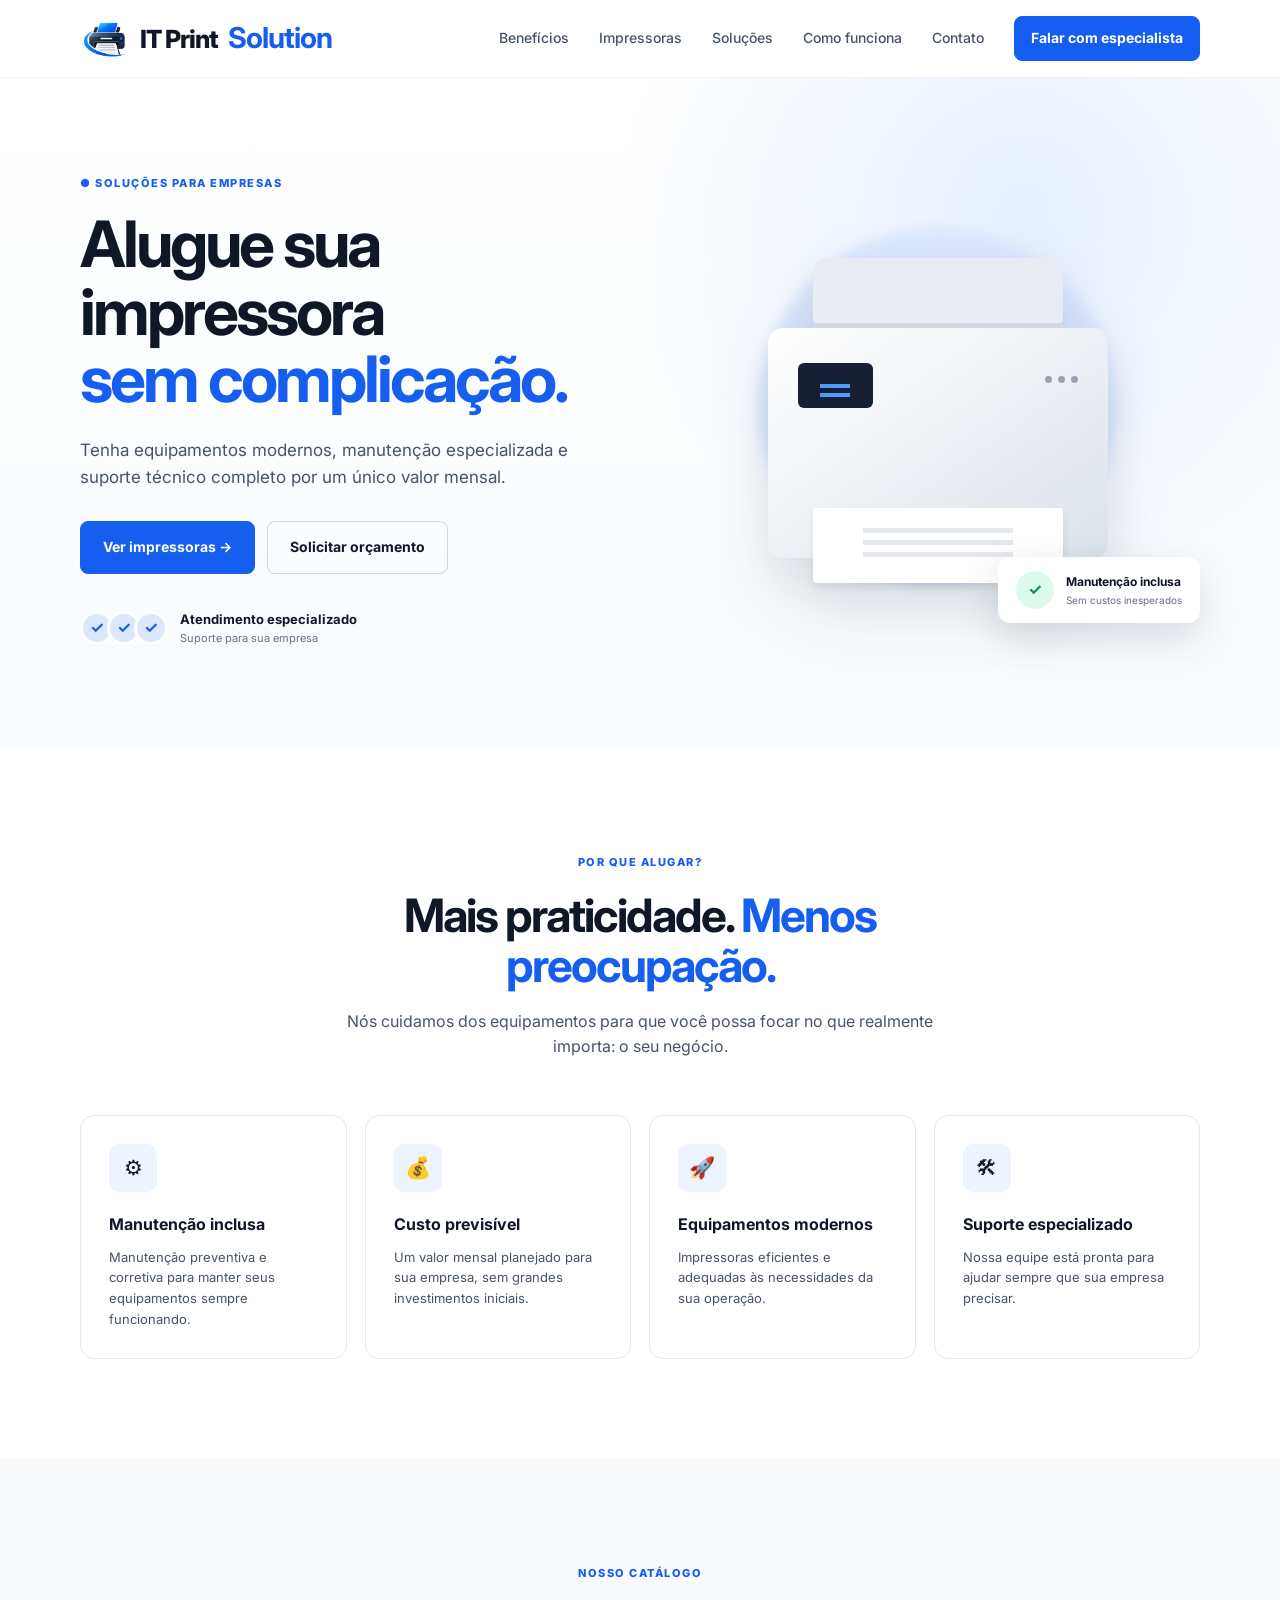
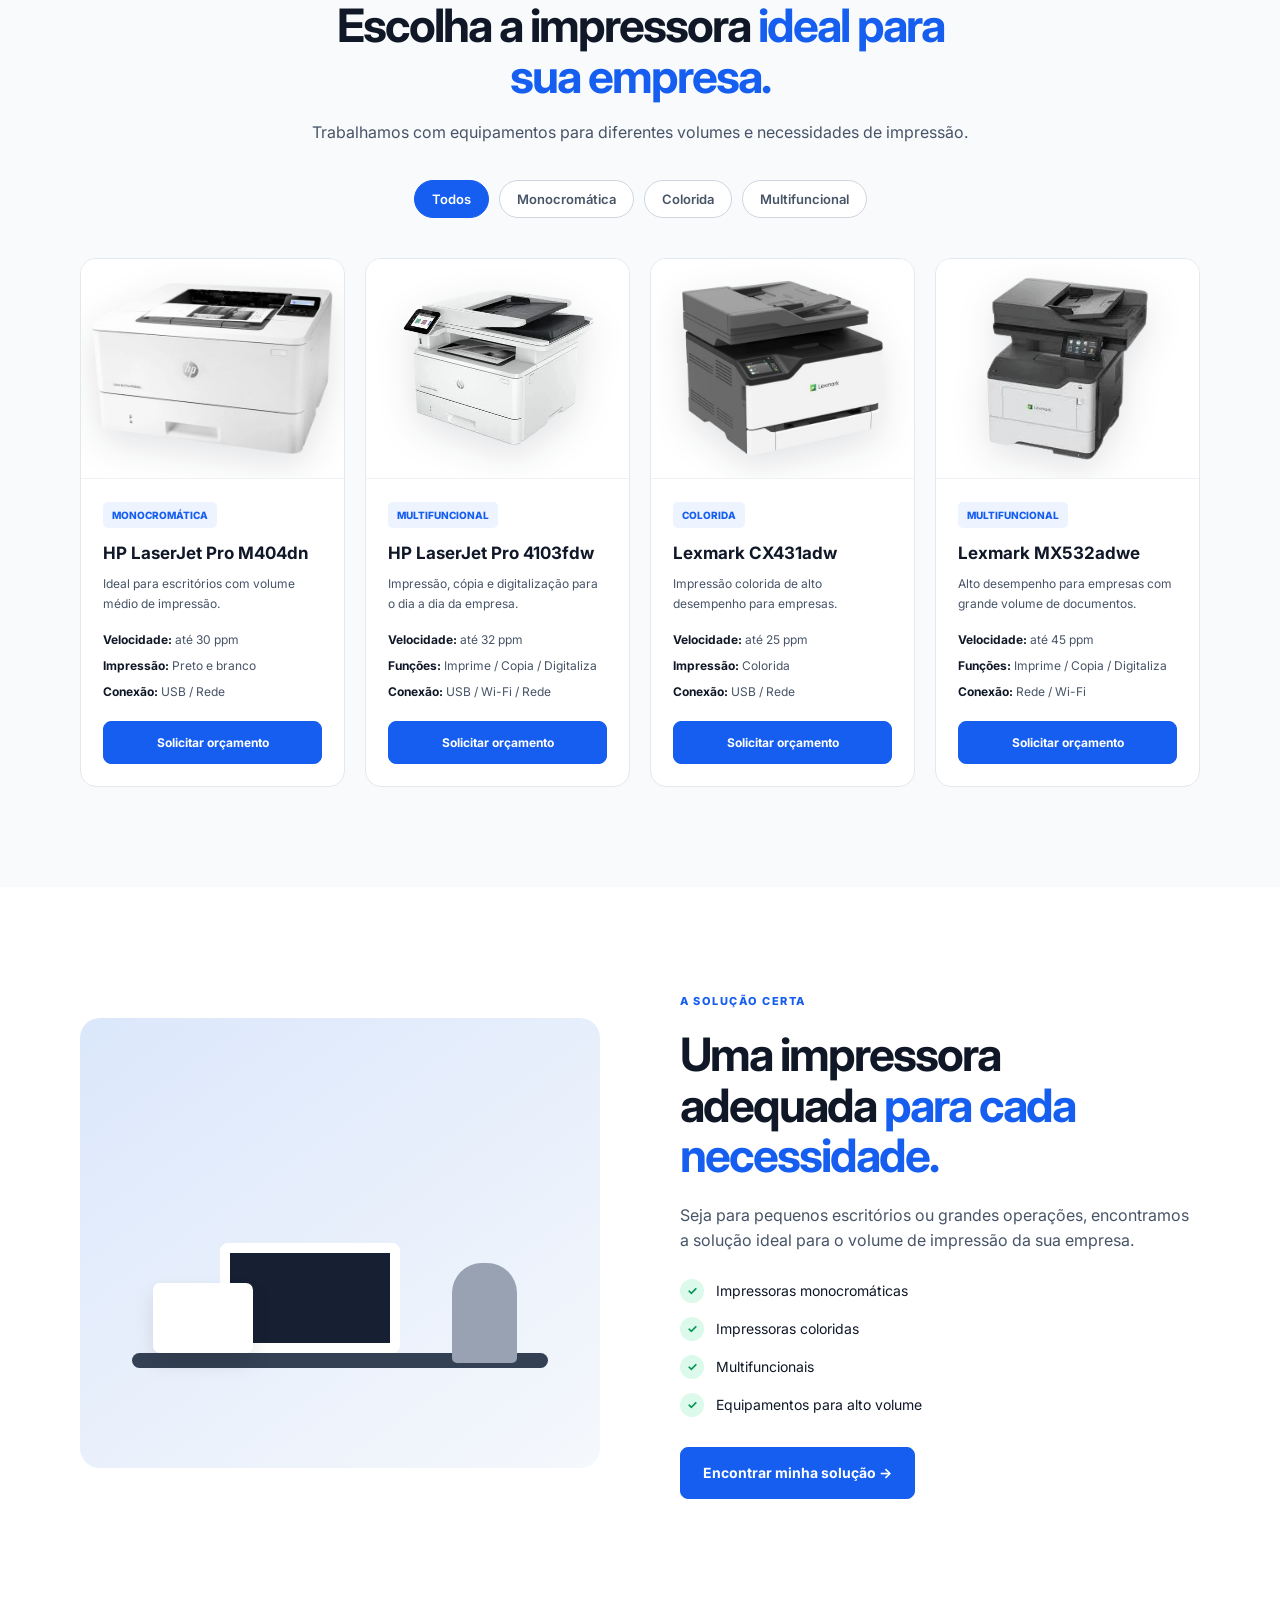
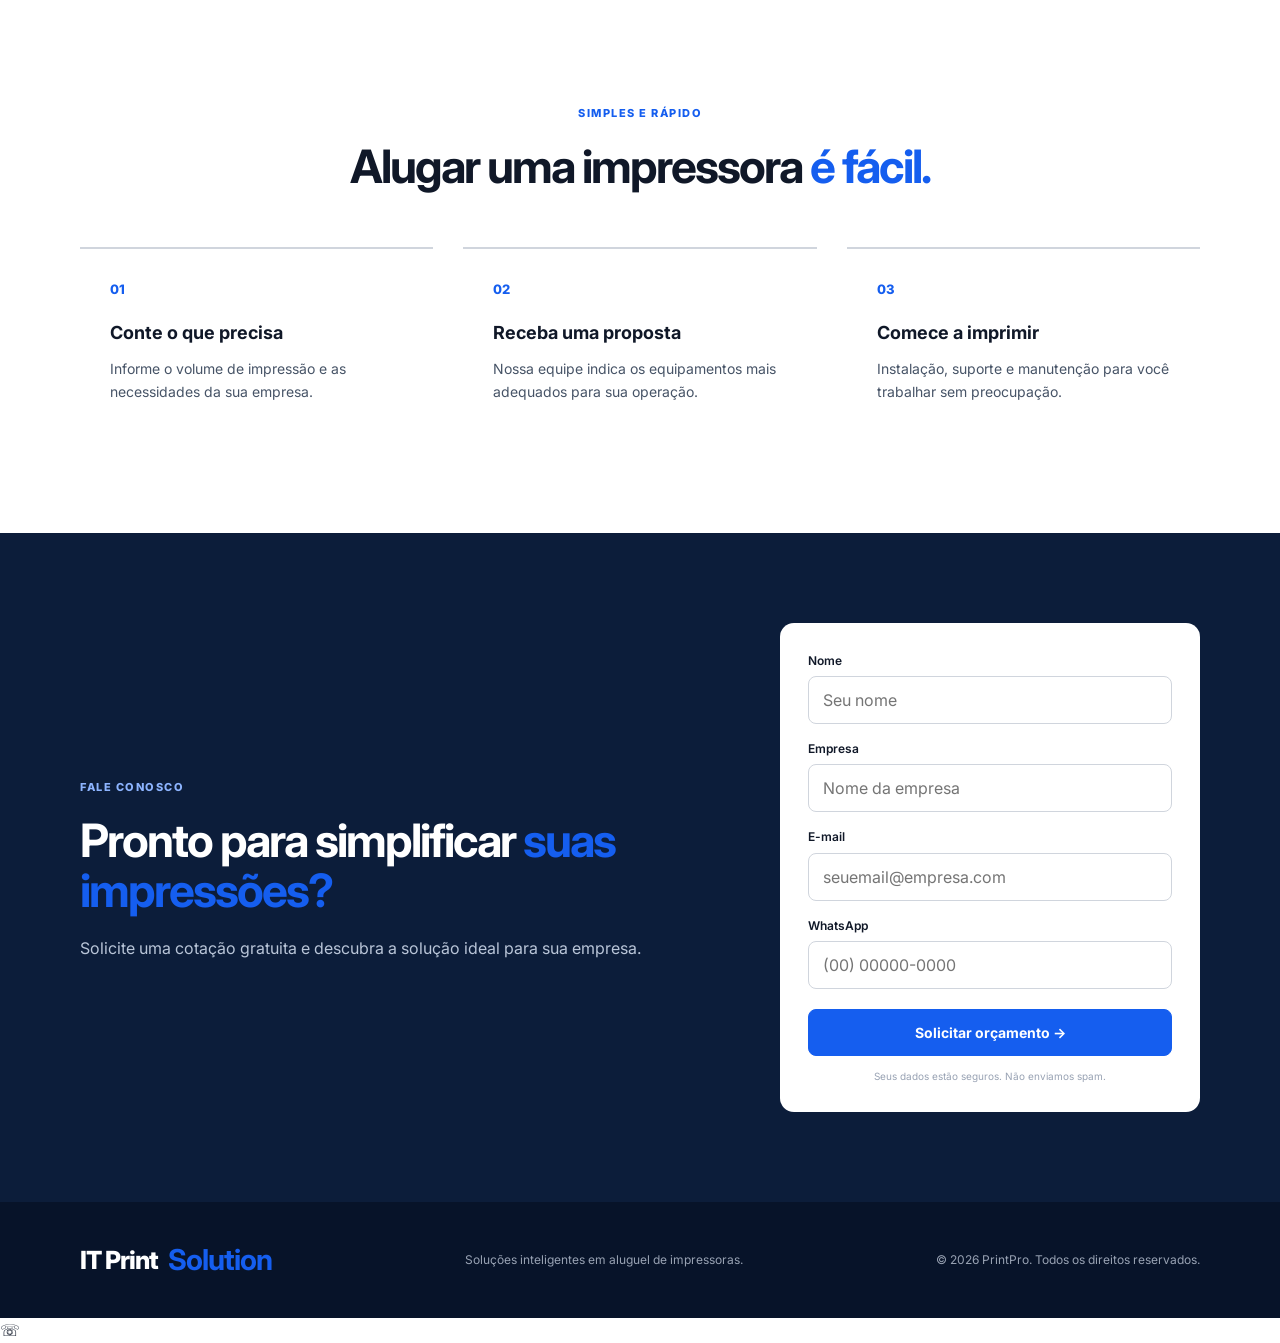
<file: index3.html>
<!DOCTYPE html>
<html lang="pt-BR">

<head>
  <meta charset="UTF-8">
  <meta name="viewport" content="width=device-width, initial-scale=1.0">
  <meta name="description"
    content="Aluguel de impressoras para empresas com equipamentos modernos, manutenção e suporte especializado.">
  <title>IT Print Solution | Aluguel de Impressoras</title>
  <link rel="stylesheet" href="style.css">
  <link rel="preconnect" href="https://fonts.googleapis.com">
  <link rel="preconnect" href="https://fonts.gstatic.com" crossorigin>
  <link href="https://fonts.googleapis.com/css2?family=Inter:wght@400;500;600;700;800&display=swap" rel="stylesheet">
</head>

<body>

  <!-- =====================================================
        HEADER = CABEÇALHO
    ===================================================== -->

  <header class="header">

    <div class="container nav">

      <a href="#" class="logo">
        <img src="./imagens/Logo/Logo.png" alt="" srcset="">
        IT Print<span> Solution</span>
      </a>

      <nav class="menu">
        <a href="#beneficios">
          Benefícios
        </a>

        <a href="#catalogo">
          Impressoras
        </a>

        <a href="#solucoes">
          Soluções
        </a>

        <a href="#como-funciona">
          Como funciona
        </a>

        <a href="#contato">
          Contato
        </a>
      </nav>

      <a href="https://wa.me/5500000000000" class="btn btn-small" target="_blank">
        Falar com especialista
      </a>

      <button class="menu-toggle" aria-label="Abrir menu">
        ☰
      </button>

    </div>

  </header>



  <main>
    <!-- =====================================================
          HERO = SEÇÃO PRINCIPAL
    ===================================================== -->

    <section class="hero">

      <div class="container hero-grid">

        <div class="hero-content">

          <span class="tag">
            ● SOLUÇÕES PARA EMPRESAS
          </span>

          <h1>
            Alugue sua impressora
            <strong>
              sem complicação.
            </strong>
          </h1>

          <p>
            Tenha equipamentos modernos, manutenção especializada
            e suporte técnico completo por um único valor mensal.
          </p>


          <div class="hero-buttons">

            <a href="#catalogo" class="btn">
              Ver impressoras →
            </a>

            <a href="#contato" class="btn btn-outline">
              Solicitar orçamento
            </a>

          </div>

          <div class="trust">

            <div class="avatars">

              <span>✓</span>

              <span>✓</span>

              <span>✓</span>

            </div>

            <div>

              <strong>
                Atendimento especializado
              </strong>

              <small>
                Suporte para sua empresa
              </small>

            </div>

          </div>

        </div>

        <!-- =================================================
              IMPRESSORA DO HERO
          ================================================= -->

        <div class="printer-card">

          <div class="printer-glow"></div>

          <div class="printer">

            <div class="printer-top"></div>

            <div class="printer-body">

              <div class="printer-display">

                <span></span>

              </div>

              <div class="printer-panel">

                <span></span>
                <span></span>
                <span></span>

              </div>

            </div>

            <div class="printer-paper">

              <div></div>

            </div>

          </div>

          <div class="floating-card">

            <span class="check">
              ✓
            </span>

            <div>

              <strong>
                Manutenção inclusa
              </strong>

              <small>
                Sem custos inesperados
              </small>

            </div>

          </div>

        </div>

      </div>

    </section>

    <!-- =====================================================
          BENEFÍCIOS
      ===================================================== -->

    <section class="benefits" id="beneficios">

      <div class="container">

        <div class="section-heading reveal">

          <span class="tag">
            POR QUE ALUGAR?
          </span>

          <h2>

            Mais praticidade.

            <span>
              Menos preocupação.
            </span>

          </h2>

          <p>

            Nós cuidamos dos equipamentos para que você possa
            focar no que realmente importa: o seu negócio.

          </p>

        </div>

        <div class="cards">

          <article class="card reveal">

            <div class="icon">
              ⚙
            </div>

            <h3>
              Manutenção inclusa
            </h3>

            <p>

              Manutenção preventiva e corretiva para manter
              seus equipamentos sempre funcionando.

            </p>

          </article>

          <article class="card reveal">

            <div class="icon">
              💰
            </div>

            <h3>
              Custo previsível
            </h3>

            <p>

              Um valor mensal planejado para sua empresa,
              sem grandes investimentos iniciais.

            </p>

          </article>

          <article class="card reveal">

            <div class="icon">
              🚀
            </div>

            <h3>
              Equipamentos modernos
            </h3>

            <p>

              Impressoras eficientes e adequadas às
              necessidades da sua operação.

            </p>

          </article>

          <article class="card reveal">

            <div class="icon">
              🛠
            </div>

            <h3>
              Suporte especializado
            </h3>

            <p>

              Nossa equipe está pronta para ajudar sempre
              que sua empresa precisar.

            </p>

          </article>

        </div>

      </div>

    </section>

    <!-- =====================================================
          CATÁLOGO
      ===================================================== -->

    <section class="catalog" id="catalogo">

      <div class="container">

        <div class="catalog-heading reveal">

          <span class="tag">
            NOSSO CATÁLOGO
          </span>

          <h2>

            Escolha a impressora

            <span>
              ideal para sua empresa.
            </span>

          </h2>

          <p>

            Trabalhamos com equipamentos para diferentes
            volumes e necessidades de impressão.

          </p>

        </div>

        <!-- =================================================
              FILTROS
          ================================================= -->

        <div class="filters">

          <button class="filter-btn active" data-filter="todos">
            Todos
          </button>

          <button class="filter-btn" data-filter="mono">
            Monocromática
          </button>

          <button class="filter-btn" data-filter="colorida">
            Colorida
          </button>

          <button class="filter-btn" data-filter="multi">
            Multifuncional
          </button>

        </div>

        <!-- =================================================
              PRODUTOS
          ================================================= -->

        <div class="catalog-grid">

          <!-- ===============================================
                PRODUTO 1
            ================================================ -->

          <article class="product-card reveal" data-category="mono">

            <div class="product-image">

              <img src="imagens/Impressoras/HP LaserJet Pro M404dn.png" alt="HP LaserJet Pro M404dn">

            </div>

            <div class="product-content">

              <span class="product-type">
                Monocromática
              </span>

              <h3>
                HP LaserJet Pro M404dn
              </h3>

              <p class="product-description">

                Ideal para escritórios com volume
                médio de impressão.

              </p>

              <div class="product-specs">

                <span>

                  <strong>
                    Velocidade:
                  </strong>

                  até 30 ppm

                </span>

                <span>

                  <strong>
                    Impressão:
                  </strong>

                  Preto e branco

                </span>

                <span>

                  <strong>
                    Conexão:
                  </strong>

                  USB / Rede

                </span>

              </div>

              <a href="#contato" class="btn product-btn">
                Solicitar orçamento
              </a>

            </div>

          </article>



          <!-- ===============================================
                PRODUTO 2
            ================================================ -->

          <article class="product-card reveal" data-category="multi">

            <div class="product-image">

              <img src="imagens/Impressoras/HP LaserJet Pro 4103fdw.png" alt="Impressora HP LaserJet Pro 4103fdw ">

            </div>

            <div class="product-content">

              <span class="product-type">
                Multifuncional
              </span>

              <h3>
                HP LaserJet Pro 4103fdw
              </h3>

              <p class="product-description">

                Impressão, cópia e digitalização
                para o dia a dia da empresa.

              </p>

              <div class="product-specs">

                <span>

                  <strong>
                    Velocidade:
                  </strong>

                  até 32 ppm

                </span>

                <span>

                  <strong>
                    Funções:
                  </strong>

                  Imprime / Copia / Digitaliza

                </span>

                <span>

                  <strong>
                    Conexão:
                  </strong>

                  USB / Wi-Fi / Rede

                </span>

              </div>

              <a href="#contato" class="btn product-btn">
                Solicitar orçamento
              </a>

            </div>

          </article>

          <!-- ===============================================
                PRODUTO 3
            ================================================ -->

          <article class="product-card reveal" data-category="colorida">

            <div class="product-image">

              <img src="imagens/Impressoras/Lexmark CX431adw.png" alt="Impressora Lexmark CX431adw">

            </div>

            <div class="product-content">

              <span class="product-type">
                Colorida
              </span>

              <h3>
                Lexmark CX431adw
              </h3>

              <p class="product-description">

                Impressão colorida de alto desempenho para empresas.

              </p>

              <div class="product-specs">

                <span>

                  <strong>
                    Velocidade:
                  </strong>

                  até 25 ppm

                </span>

                <span>

                  <strong>
                    Impressão:
                  </strong>

                  Colorida

                </span>

                <span>

                  <strong>
                    Conexão:
                  </strong>

                  USB / Rede

                </span>

              </div>

              <a href="#contato" class="btn product-btn">
                Solicitar orçamento
              </a>

            </div>

          </article>

          <!-- ===============================================
                PRODUTO 4
            ================================================ -->

          <article class="product-card reveal" data-category="multi">

            <div class="product-image">

              <img src="imagens/Impressoras/Lexmark MX532adwe.png" alt="Impressora Lexmark MX532adwe">

            </div>

            <div class="product-content">

              <span class="product-type">
                Multifuncional
              </span>

              <h3>
                Lexmark MX532adwe
              </h3>

              <p class="product-description">

                Alto desempenho para empresas com
                grande volume de documentos.

              </p>

              <div class="product-specs">

                <span>

                  <strong>
                    Velocidade:
                  </strong>

                  até 45 ppm

                </span>

                <span>

                  <strong>
                    Funções:
                  </strong>

                  Imprime / Copia / Digitaliza

                </span>

                <span>

                  <strong>
                    Conexão:
                  </strong>

                  Rede / Wi-Fi

                </span>

              </div>

              <a href="#contato" class="btn product-btn">
                Solicitar orçamento
              </a>

            </div>

          </article>

        </div>

      </div>

    </section>

    <!-- =====================================================
          SOLUÇÕES
      ===================================================== -->

    <section class="solutions" id="solucoes">

      <div class="container solution-grid">

        <div class="solution-image reveal">

          <div class="image-box">

            <div class="office-shape">

              <div class="desk"></div>

              <div class="monitor"></div>

              <div class="person"></div>

              <div class="printer-mini"></div>

            </div>

          </div>

        </div>

        <div class="solution-content reveal">

          <span class="tag">
            A SOLUÇÃO CERTA
          </span>

          <h2>

            Uma impressora adequada

            <span>
              para cada necessidade.
            </span>

          </h2>

          <p>

            Seja para pequenos escritórios ou grandes operações,
            encontramos a solução ideal para o volume de impressão
            da sua empresa.

          </p>

          <ul class="check-list">

            <li>

              <span>
                ✓
              </span>

              Impressoras monocromáticas

            </li>

            <li>

              <span>
                ✓
              </span>

              Impressoras coloridas

            </li>

            <li>

              <span>
                ✓
              </span>

              Multifuncionais

            </li>

            <li>

              <span>
                ✓
              </span>

              Equipamentos para alto volume

            </li>

          </ul>

          <a href="#contato" class="btn">
            Encontrar minha solução →
          </a>

        </div>

      </div>

    </section>

    <!-- =====================================================
          COMO FUNCIONA
      ===================================================== -->

    <section class="how" id="como-funciona">

      <div class="container">

        <div class="section-heading reveal">

          <span class="tag">
            SIMPLES E RÁPIDO
          </span>

          <h2>

            Alugar uma impressora

            <span>
              é fácil.
            </span>

          </h2>

        </div>

        <div class="steps">

          <div class="step reveal">

            <div class="step-number">
              01
            </div>

            <h3>
              Conte o que precisa
            </h3>

            <p>

              Informe o volume de impressão e as necessidades
              da sua empresa.

            </p>

          </div>

          <div class="step reveal">

            <div class="step-number">
              02
            </div>

            <h3>
              Receba uma proposta
            </h3>

            <p>

              Nossa equipe indica os equipamentos mais adequados
              para sua operação.

            </p>

          </div>

          <div class="step reveal">

            <div class="step-number">
              03
            </div>

            <h3>
              Comece a imprimir
            </h3>

            <p>

              Instalação, suporte e manutenção para você
              trabalhar sem preocupação.

            </p>

          </div>

        </div>

      </div>

    </section>

    <!-- =====================================================
          CTA / CONTATO
      ===================================================== -->

    <section class="cta" id="contato">

      <div class="container cta-box">

        <div class="reveal">

          <span class="tag">
            FALE CONOSCO
          </span>

          <h2>

            Pronto para simplificar

            <span>
              suas impressões?
            </span>

          </h2>

          <p>

            Solicite uma cotação gratuita e descubra
            a solução ideal para sua empresa.

          </p>

        </div>

        <form id="contactForm" class="reveal">

          <div class="form-group">

            <label for="name">
              Nome
            </label>

            <input type="text" id="name" placeholder="Seu nome" required>

          </div>

          <div class="form-group">

            <label for="company">
              Empresa
            </label>

            <input type="text" id="company" placeholder="Nome da empresa" required>

          </div>

          <div class="form-group">

            <label for="email">
              E-mail
            </label>

            <input type="email" id="email" placeholder="seuemail@empresa.com" required>

          </div>

          <div class="form-group">

            <label for="phone">
              WhatsApp
            </label>

            <input type="tel" id="phone" placeholder="(00) 00000-0000" required>

          </div>

          <button type="submit" class="btn btn-full">
            Solicitar orçamento →
          </button>

          <small class="form-note">

            Seus dados estão seguros.
            Não enviamos spam.

          </small>

        </form>

      </div>

    </section>

  </main>

  <!-- =====================================================
        FOOTER = RODAPÉ
    ===================================================== -->

  <footer class="footer">

    <div class="container footer-content">

      <a href="#" class="logo">
        IT Print<span> Solution</span>
      </a>

      <p>
        Soluções inteligentes em aluguel de impressoras.
      </p>

      <span>
        © 2026 PrintPro.
        Todos os direitos reservados.
      </span>

    </div>

  </footer>

  <!-- =====================================================
        WHATSAPP
    ===================================================== -->

  <a href="https://wa.me/5500000000000" class="whatsapp" target="_blank" aria-label="Falar pelo WhatsApp">
    ☏
  </a>

  <script src="script.js"></script>
</body>

</html>
</file>
<file: style.css>
:root {
  --primary: #155eef;
  --primary-dark: #0d47c7;
  --dark: #101828;
  --text: #475467;
  --light: #f8fafc;
  --border: #e4e7ec;
  --white: #ffffff;
  --green: #25d366;
}

* {
  margin: 0;
  padding: 0;
  box-sizing: border-box;
}

html {
  scroll-behavior: smooth;
}


body {
  font-family: "Inter", sans-serif;
  color: var(--dark);
  background: #fff;
  line-height: 1.6;
}


a {
  color: inherit;
  text-decoration: none;
}


button,
input {
  font-family: inherit;
}


.container {
  width: min(1120px, 90%);
  margin: auto;
}



/* =====================================================
  HEADER = CABEÇALHO
===================================================== */

.header {
  height: 78px;
  display: flex;
  align-items: center;
  background: rgba(255, 255, 255, .95);
  border-bottom: 1px solid #f0f2f5;
  position: sticky;
  top: 0;
  z-index: 1000;
  backdrop-filter: blur(12px);
}


.nav {
  display: flex;
  align-items: center;
  justify-content: space-between;
  gap: 30px;
}

.logo {
  display: flex;
  align-items: center;
  gap: 10px;
  text-decoration: none;
}

.logo img {
  width: 50px;
  height: 50px;
  object-fit: contain;
}

.logo span {
  font-size: 1.8rem;
  font-weight: bold;
}

.logo {
  font-size: 25px;
  font-weight: 800;
  letter-spacing: -1px;
}


.logo span {
  color: var(--primary);
}

.menu {
  display: flex;
  gap: 30px;
  margin-left: auto;
}


.menu a {
  color: #475467;
  font-size: 14px;
  font-weight: 500;
  transition: .2s;
}

.menu a:hover {
  color: var(--primary);
}


.menu-toggle {
  display: none;
  border: 0;
  background: none;
  font-size: 25px;
  cursor: pointer;
}



/* =====================================================
   BOTÕES
===================================================== */

.btn {
  display: inline-flex;
  align-items: center;
  justify-content: center;
  gap: 12px;
  padding: 14px 22px;
  background: var(--primary);
  color: white;
  border-radius: 8px;
  border: 1px solid var(--primary);
  font-size: 14px;
  font-weight: 700;
  transition: .25s;
  cursor: pointer;
}


.btn:hover {
  background: var(--primary-dark);
  transform: translateY(-2px);
}


.btn-small {
  padding: 10px 16px;
}


.btn-outline {
  background: transparent;
  color: var(--dark);
  border-color: #d0d5dd;
}


.btn-outline:hover {
  background: #f9fafb;
  color: var(--dark);
}



/* =====================================================
   HERO = SEÇÃO PRINCIPAL
===================================================== */

.hero {
  background: radial-gradient(circle at 80% 20%, #e7efff 0, transparent 35%), linear-gradient(180deg, #fff 0%, #f8fbff 100%);
  padding: 90px 0 100px;
  overflow: hidden;
}

.hero-grid {
  display: grid;
  grid-template-columns: 1fr 1fr;
  align-items: center;
  gap: 70px;
}

.tag {
  display: inline-block;
  color: var(--primary);
  font-size: 11px;
  font-weight: 800;
  letter-spacing: 1.5px;
  margin-bottom: 18px;
}


.hero h1 {
  font-size: clamp(42px, 5vw, 68px);
  line-height: 1.05;
  letter-spacing: -3px;
  max-width: 650px;

}

.hero h1 strong {
  color: var(--primary);
  display: block;
}

.hero p {
  color: var(--text);
  font-size: 17px;
  max-width: 560px;
  margin: 25px 0 30px;
}


.hero-buttons {
  display: flex;
  gap: 12px;
  flex-wrap: wrap;
}

.trust {
  display: flex;
  align-items: center;
  gap: 12px;
  margin-top: 35px;
}

.trust strong,
.trust small {
  display: block;
}


.trust strong {
  font-size: 13px;
}

.trust small {
  color: #667085;
  font-size: 11px;
}

.avatars {
  display: flex;
}

.avatars span {
  width: 34px;
  height: 34px;
  border-radius: 50%;
  background: #dce8ff;
  border: 3px solid white;
  margin-left: -7px;
  display: grid;
  place-items: center;
  color: var(--primary);
  font-weight: bold;
}


.avatars span:first-child {
  margin-left: 0;
}

/* =====================================================
   IMPRESSORA DO HERO
===================================================== */

.printer-card {
  min-height: 480px;
  display: flex;
  justify-content: center;
  align-items: center;
  position: relative;
}


.printer-glow {
  position: absolute;
  width: 360px;
  height: 360px;
  border-radius: 50%;
  background: #dce8ff;
  filter: blur(5px);
}

.printer {
  width: 340px;
  position: relative;
  z-index: 2;
  filter: drop-shadow(0 25px 30px rgba(16, 24, 40, .15));
}

.printer-top {
  width: 250px;
  height: 70px;
  background: #e9edf3;
  border-radius: 14px 14px 4px 4px;
  margin: auto;
  box-shadow: inset 0 -5px 0 #d4d9e1;
}

.printer-body {
  height: 230px;
  background: linear-gradient(145deg, #ffffff, #dce2ea);
  border-radius: 15px;
  position: relative;
  padding: 30px;
}

.printer-display {
  width: 75px;
  height: 45px;
  background: #172033;
  border-radius: 6px;
  position: absolute;
  top: 35px;
  left: 30px;
  display: grid;
  place-items: center;
}


.printer-display span {
  width: 30px;
  height: 4px;
  background: #4e9cff;
  box-shadow: 0 9px 0 #4e9cff;
}


.printer-panel {
  position: absolute;
  top: 48px;
  right: 30px;
  display: flex;
  gap: 6px;
}

.printer-panel span {
  width: 7px;
  height: 7px;
  background: #98a2b3;
  border-radius: 50%;
}

.printer-paper {
  width: 250px;
  height: 75px;
  background: #fff;
  position: absolute;
  bottom: -25px;
  left: 45px;
  border-radius: 3px;
  box-shadow: 0 4px 8px rgba(0, 0, 0, .08);
}

.printer-paper div {
  width: 150px;
  height: 5px;
  background: #e4e7ec;
  margin: 20px auto;
  box-shadow: 0 12px #e4e7ec, 0 24px #e4e7ec;
}


.floating-card {
  position: absolute;
  z-index: 5;
  bottom: 25px;
  right: 0;
  background: white;
  padding: 14px 18px;
  border-radius: 12px;
  display: flex;
  align-items: center;
  gap: 12px;
  box-shadow: 0 15px 40px rgba(16, 24, 40, .15);
}


.check {
  width: 38px;
  height: 38px;
  display: grid;
  place-items: center;
  border-radius: 50%;
  background: #dcfaeb;
  color: #079455;
  font-weight: bold;
}


.floating-card strong,
.floating-card small {
  display: block;
}


.floating-card strong {
  font-size: 12px;
}


.floating-card small {
  font-size: 10px;
  color: #667085;
}


/* =====================================================
   SEÇÕES
===================================================== */

.benefits,
.how {
  padding: 100px 0;
}

.section-heading {
  max-width: 650px;
  text-align: center;
  margin: 0 auto 55px;
}

.section-heading h2,
.solution-content h2,
.catalog-heading h2,
.cta h2 {
  font-size: clamp(32px, 4vw, 46px);
  line-height: 1.1;
  letter-spacing: -2px;
}


.section-heading h2 span,
.solution-content h2 span,
.catalog-heading h2 span,
.cta h2 span {
  color: var(--primary);
}

.section-heading p {
  color: var(--text);
  margin-top: 18px;
}



/* =====================================================
   BENEFÍCIOS
===================================================== */

.cards {
  display: grid;
  grid-template-columns: repeat(4, 1fr);
  gap: 18px;
}

.card {
  padding: 28px;
  border: 1px solid var(--border);
  border-radius: 14px;
  transition: .3s;
}

.card:hover {
  transform: translateY(-6px);
  box-shadow: 0 15px 35px rgba(16, 24, 40, .08);
  border-color: #b7cdfc;
}

.icon {
  width: 48px;
  height: 48px;
  display: grid;
  place-items: center;
  background: #edf3ff;
  border-radius: 10px;
  font-size: 21px;
  margin-bottom: 20px;
}


.card h3 {
  font-size: 16px;
  margin-bottom: 9px;
}

.card p {
  color: var(--text);
  font-size: 13px;
}

/* =====================================================
   CATÁLOGO
===================================================== */

.catalog {
  background: #f8fafc;
  padding: 100px 0;
}

.catalog-heading {
  text-align: center;
  max-width: 680px;
  margin: 0 auto 35px;
}

.catalog-heading p {
  color: var(--text);
  margin-top: 18px;
}

.filters {
  display: flex;
  justify-content: center;
  gap: 10px;
  flex-wrap: wrap;
  margin-bottom: 40px;
}

.filter-btn {
  border: 1px solid #d0d5dd;
  background: white;
  color: #475467;
  padding: 10px 17px;
  border-radius: 50px;
  cursor: pointer;
  font-size: 13px;
  font-weight: 600;
  transition: .2s;
}

.filter-btn:hover,
.filter-btn.active {
  background: var(--primary);
  border-color: var(--primary);
  color: white;

}


.catalog-grid {
  display: grid;
  grid-template-columns: repeat(4, 1fr);
  gap: 20px;
}


/* =====================================================
   CARD DO PRODUTO
===================================================== */

.product-card {
  background: white;
  border: 1px solid var(--border);
  border-radius: 16px;
  overflow: hidden;
  transition: .3s;
}


.product-card:hover {
  transform: translateY(-6px);
  box-shadow: 0 18px 40px rgba(16, 24, 40, .10);
}


.product-image {
  height: 220px;
  background: #ffffff;
  display: flex;
  justify-content: center;
  align-items: center;
  position: relative;
  overflow: hidden;
  border-bottom: 1px solid #f0f2f5;
}

/*
    IMAGEM REAL DO PRODUTO
*/

.product-image img {
  width: 92%;
  height: 92%;
  object-fit: contain;
  display: block;
  transition: .3s ease;
  /*
    Pequena sombra para destacar
    a impressora do fundo branco.
    */
  filter: drop-shadow(0 12px 18px rgba(16, 24, 40, .12));
}


.product-card:hover .product-image img {
  transform: scale(1.05);
}


.product-content {
  padding: 22px;
}


.product-type {
  display: inline-block;
  color: var(--primary);
  background: #edf3ff;
  padding: 5px 9px;
  border-radius: 5px;
  font-size: 10px;
  font-weight: 800;
  text-transform: uppercase;
  margin-bottom: 12px;
}


.product-content h3 {
  font-size: 17px;
  margin-bottom: 7px;
}


.product-description {
  color: var(--text);
  font-size: 12px;
  margin-bottom: 17px;
}


.product-specs {
  display: flex;
  flex-direction: column;
  gap: 7px;
  margin-bottom: 20px;
}


.product-specs span {
  color: #475467;
  font-size: 12px;
}


.product-specs strong {
  color: var(--dark);
}


.product-btn {
  width: 100%;
  padding: 11px;
  font-size: 12px;
}

.btn-spec {
  display: flex;
  justify-content: center;
  align-items: center;
  width: 100%;
  margin-top: 10px;
  padding: 11px;
  border-radius: 8px;
  border: 1px solid var(--primary);
  background: transparent;
  color: var(--primary);
  font-size: 12px;
  font-weight: 700;
  transition: .25s;
}

.btn-spec:hover {
  background: var(--primary);
  color: white;
}


.product-card.hidden {
  display: none;
}



/* =====================================================
       SOLUÇÕES
    ===================================================== */

.solutions {
  background: white;
  padding: 100px 0;
}


.solution-grid {
  display: grid;
  grid-template-columns: 1fr 1fr;
  align-items: center;
  gap: 80px;
}


.image-box {
  height: 450px;
  border-radius: 20px;
  background: linear-gradient(145deg, #dbe7fb, #f5f8fc);
  overflow: hidden;
  position: relative;
}


.office-shape {
  position: absolute;
  inset: 0;
}


.desk {
  width: 80%;
  height: 15px;
  background: #344054;
  position: absolute;
  bottom: 100px;
  left: 10%;
  border-radius: 8px;
}


.monitor {
  width: 180px;
  height: 110px;
  background: #172033;
  position: absolute;
  bottom: 115px;
  left: 27%;
  border-radius: 8px;
  border: 10px solid #fff;
}


.person {
  width: 65px;
  height: 100px;
  background: #98a2b3;
  position: absolute;
  right: 16%;
  bottom: 105px;
  border-radius: 30px 30px 5px 5px;
}


.printer-mini {
  width: 100px;
  height: 70px;
  background: white;
  position: absolute;
  left: 14%;
  bottom: 115px;
  border-radius: 7px;
  box-shadow: 0 10px 20px rgba(0, 0, 0, .1);
}


.solution-content p {
  color: var(--text);
  margin: 22px 0;
}


.check-list {
  list-style: none;
  margin: 25px 0 30px;
}


.check-list li {
  display: flex;
  align-items: center;
  gap: 12px;
  margin: 14px 0;
  font-size: 14px;
}


.check-list span {
  width: 24px;
  height: 24px;
  display: grid;
  place-items: center;
  border-radius: 50%;
  background: #dcfaeb;
  color: #079455;
  font-size: 12px;
  font-weight: bold;
}



/* =====================================================
       COMO FUNCIONA
    ===================================================== */

.steps {
  display: grid;
  grid-template-columns: repeat(3, 1fr);
  gap: 30px;
}


.step {
  padding: 30px;
  border-top: 2px solid #d0d5dd;
}


.step-number {
  color: var(--primary);
  font-size: 13px;
  font-weight: 800;
  margin-bottom: 20px;
}


.step h3 {
  margin-bottom: 10px;
  font-size: 18px;
}


.step p {
  color: var(--text);
  font-size: 14px;
}



/* =====================================================
       CTA
    ===================================================== */

.cta {
  padding: 90px 0;
  background: #0c1d3a;
  color: white;
}


.cta-box {
  display: grid;
  grid-template-columns: 1fr 420px;
  gap: 70px;
  align-items: center;
}


.cta .tag {
  color: #8db4ff;
}


.cta h2 {
  max-width: 600px;
}


.cta p {
  color: #b9c5d8;
  max-width: 570px;
  margin-top: 20px;
}


.cta form {
  background: white;
  padding: 28px;
  border-radius: 14px;
  color: var(--dark);
}


.form-group {
  margin-bottom: 15px;
}


.form-group label {
  display: block;
  font-size: 12px;
  font-weight: 600;
  margin-bottom: 6px;
}


.form-group input,
.form-group select {
  width: 100%;
  height: 48px;
  padding: 0 14px;
  border: 1px solid #d0d5dd;
  border-radius: 8px;
  font-size: 16px;
  font-family: inherit;
}


.form-group input:focus,
.form-group select:focus {
  outline: none;
  border-color: #155eef;
  box-shadow: 0 0 0 3px rgba(21, 94, 239, 0.15);
}


.btn-full {
  width: 100%;
  margin-top: 5px;
}


.form-note {
  display: block;
  text-align: center;
  margin-top: 12px;
  color: #98a2b3;
  font-size: 10px;
}

.success-message {
  opacity: 0;
  max-height: 0;
  overflow: hidden;
  margin-top: 0;
  padding: 0 15px;
  transition: all 0.4s ease;
  border-radius: 8px;
  background: #ecfdf3;
  border: 1px solid #abefc6;
  color: #027a48;
  text-align: center;
  font-size: 13px;
  line-height: 1.6;
}

.success-message.show {
  opacity: 1;
  max-height: 200px;
  margin-top: 15px;
  padding: 15px;
}



/* =====================================================
       FOOTER
    ===================================================== */

.footer {
  background: #071329;
  color: #98a2b3;
  padding: 35px 0;
}


.footer-content {
  display: flex;
  align-items: center;
  justify-content: space-between;
  gap: 20px;
  font-size: 12px;
}


.footer .logo {
  color: white;
}



/* =====================================================
       CHATBOT
===================================================== */

.chat-toggle {
  position: fixed;
  bottom: 25px;
  right: 25px;
  width: 60px;
  height: 60px;
  background: #155eef;
  color: white;
  border-radius: 50%;
  cursor: pointer;
  font-size: 26px;
  display: flex;
  align-items: center;
  justify-content: center;
  box-shadow: 0 10px 25px rgba(0, 0, 0, .2);
  z-index: 9999;
}

.chatbot {
  position: fixed;
  bottom: 100px;
  right: 25px;
  width: 340px;
  background: white;
  border-radius: 15px;
  overflow: hidden;
  box-shadow: 0 15px 40px rgba(0, 0, 0, .2);
  display: none;
  z-index: 9999;
}

.chat-header {
  background: #155eef;
  color: white;
  padding: 15px;
  font-weight: 700;
  display: flex;
  justify-content: space-between;
  align-items: center;
}

.chat-close {
  background: none;
  border: none;
  color: white;
  cursor: pointer;
  font-size: 18px;
  font-weight: bold;
}

.chat-body {
  padding: 15px;
  max-height: 400px;
  overflow-y: auto;
}

.bot-message {
  background: #f2f4f7;
  padding: 12px;
  border-radius: 10px;
  margin-bottom: 15px;
  font-size: 14px;
}

.chat-option {
  width: 100%;
  border: none;
  background: #eef4ff;
  color: #155eef;
  padding: 12px;
  border-radius: 8px;
  margin-bottom: 10px;
  cursor: pointer;
  font-weight: 600;
}

.chat-option:hover {
  background: #155eef;
  color: white;
}

.user-message {
  background: #155eef;
  color: white;
  padding: 12px;
  border-radius: 12px 12px 0 12px;
  margin: 8px 0;
  margin-left: auto;
  max-width: 80%;
  width: fit-content;
  text-align: right;
}

/* =====================================================
   CHATBOT - ANIMACOES
===================================================== */

.typing-message {
  background: #f2f4f7;
  padding: 12px;
  border-radius: 12px;
  width: fit-content;
  animation: pulse 1s infinite;
}

@keyframes pulse {

  0% {
    opacity: .4;
  }

  50% {
    opacity: 1;
  }

  100% {
    opacity: .4;
  }

}

.bot-message,
.user-message,
.chat-option {

  animation: fadeMessage .4s ease;

}

@keyframes fadeMessage {

  from {
    opacity: 0;
    transform: translateY(10px);
  }

  to {
    opacity: 1;
    transform: translateY(0);
  }

}



/* =====================================================
       ANIMAÇÃO
    ===================================================== */

.reveal {
  opacity: 0;
  transform: translateY(25px);
  transition: opacity .7s ease, transform .7s ease;
}


.reveal.visible {
  opacity: 1;
  transform: translateY(0);
}



/* =====================================================
       RESPONSIVO
    ===================================================== */

@media (max-width: 1000px) {

  .catalog-grid {
    grid-template-columns: repeat(2, 1fr);
  }

  .cards {
    grid-template-columns: repeat(2, 1fr);
  }

}



@media (max-width: 900px) {

  .menu {
    display: none;
    position: absolute;
    top: 78px;
    left: 0;
    width: 100%;
    padding: 25px;
    background: white;
    flex-direction: column;
    box-shadow: 0 10px 25px rgba(0, 0, 0, .08);
  }

  .menu.active {
    display: flex;
  }

  .menu-toggle {
    display: block;
  }

  .nav>.btn {
    display: none;
  }


  .hero-grid,
  .solution-grid,
  .cta-box {
    grid-template-columns: 1fr;
  }

  .hero {
    padding: 70px 0;
  }

  .hero-content {
    text-align: center;
  }


  .hero h1,
  .hero p {
    margin-left: auto;
    margin-right: auto;
  }

  .hero-buttons,
  .trust {
    justify-content: center;
  }

  .steps {
    grid-template-columns: 1fr;
  }

  .solution-content {
    text-align: center;
  }

  .check-list li {
    justify-content: center;
  }

  .cta-box {
    gap: 40px;
  }

}

@media (max-width: 600px) {

  .hero h1 {
    font-size: 42px;
    letter-spacing: -2px;
  }

  .cards,
  .catalog-grid {
    grid-template-columns: 1fr;
  }


  .printer {
    transform: scale(.8);
  }

  .printer-card {
    min-height: 400px;
  }

  .floating-card {
    right: 5px;
    bottom: 10px;
  }

  .image-box {
    height: 330px;
  }

  .footer-content {
    flex-direction: column;
    text-align: center;
  }

  .cta form {
    padding: 22px;
  }

  .catalog {
    padding: 75px 0;
  }

  /*
        No celular, a imagem da impressora
        fica um pouco maior.
  */
  .product-image {
    height: 240px;
  }

}
</file>
